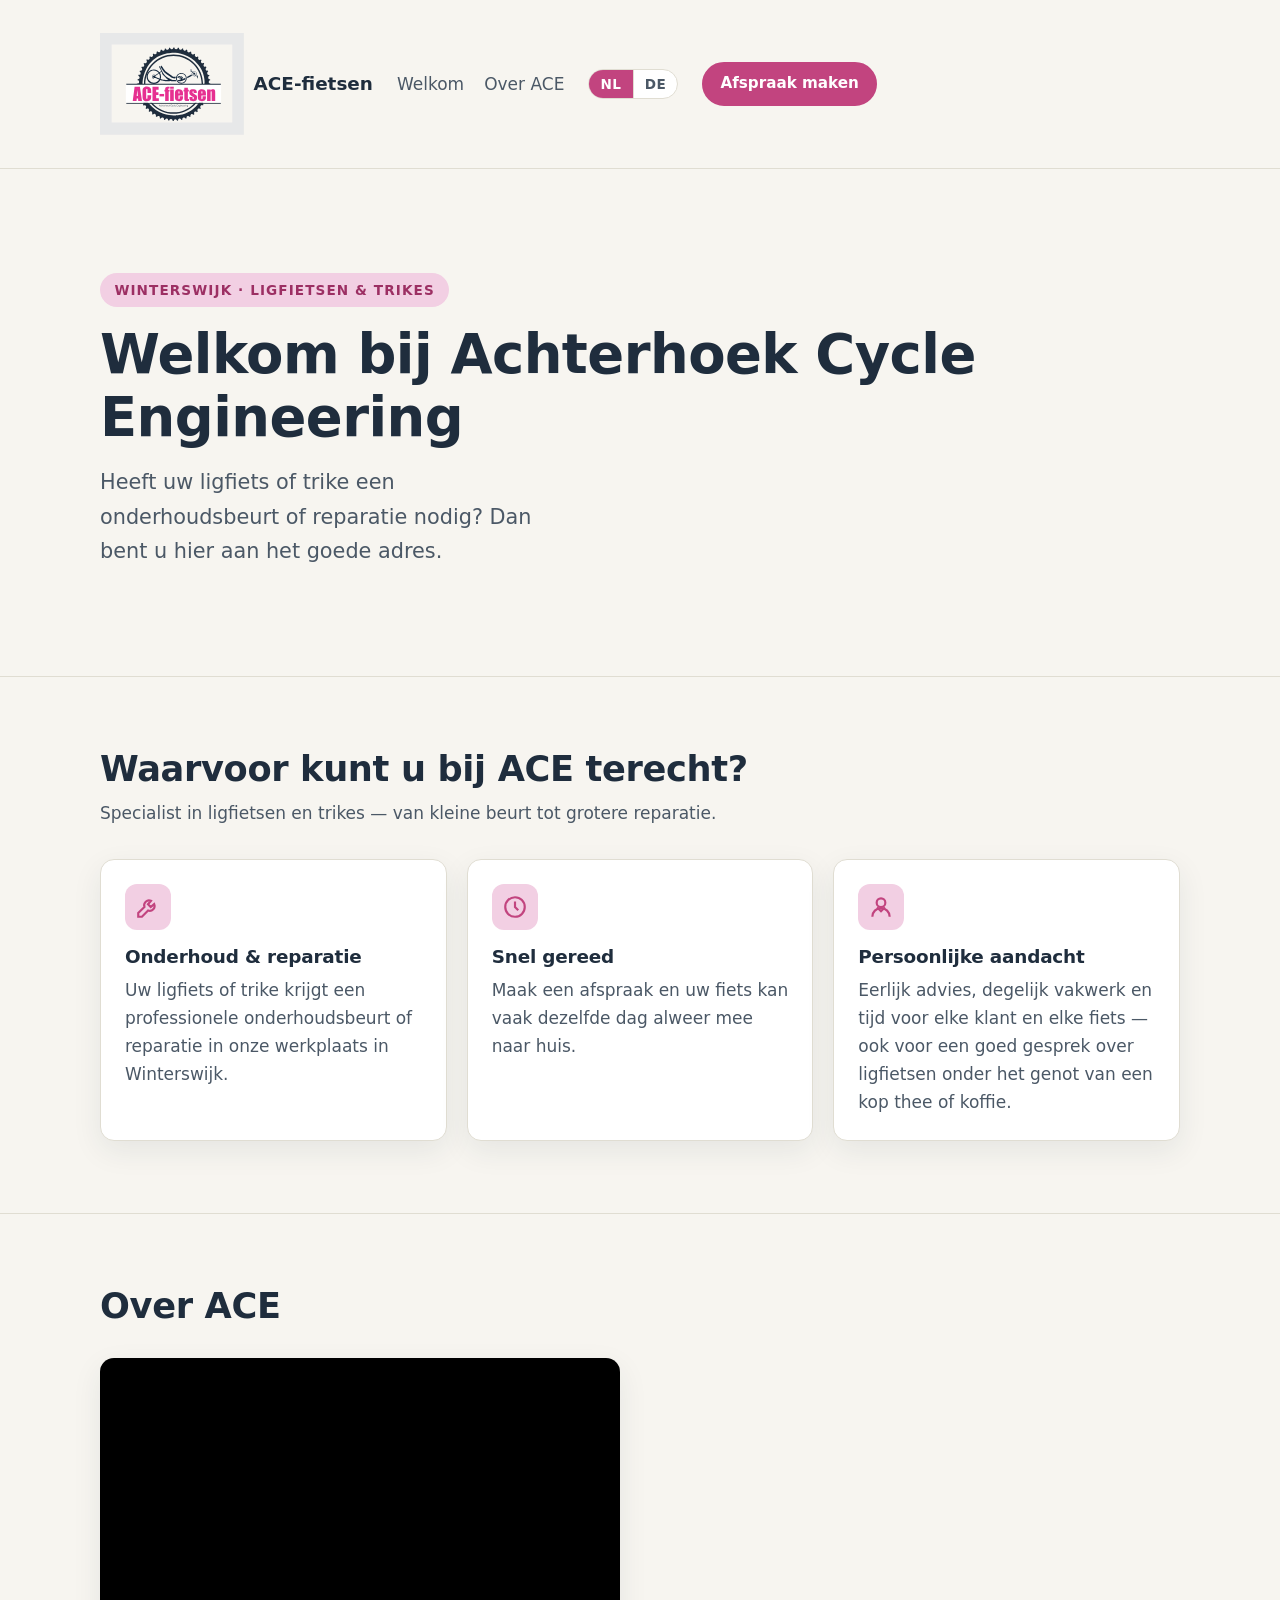
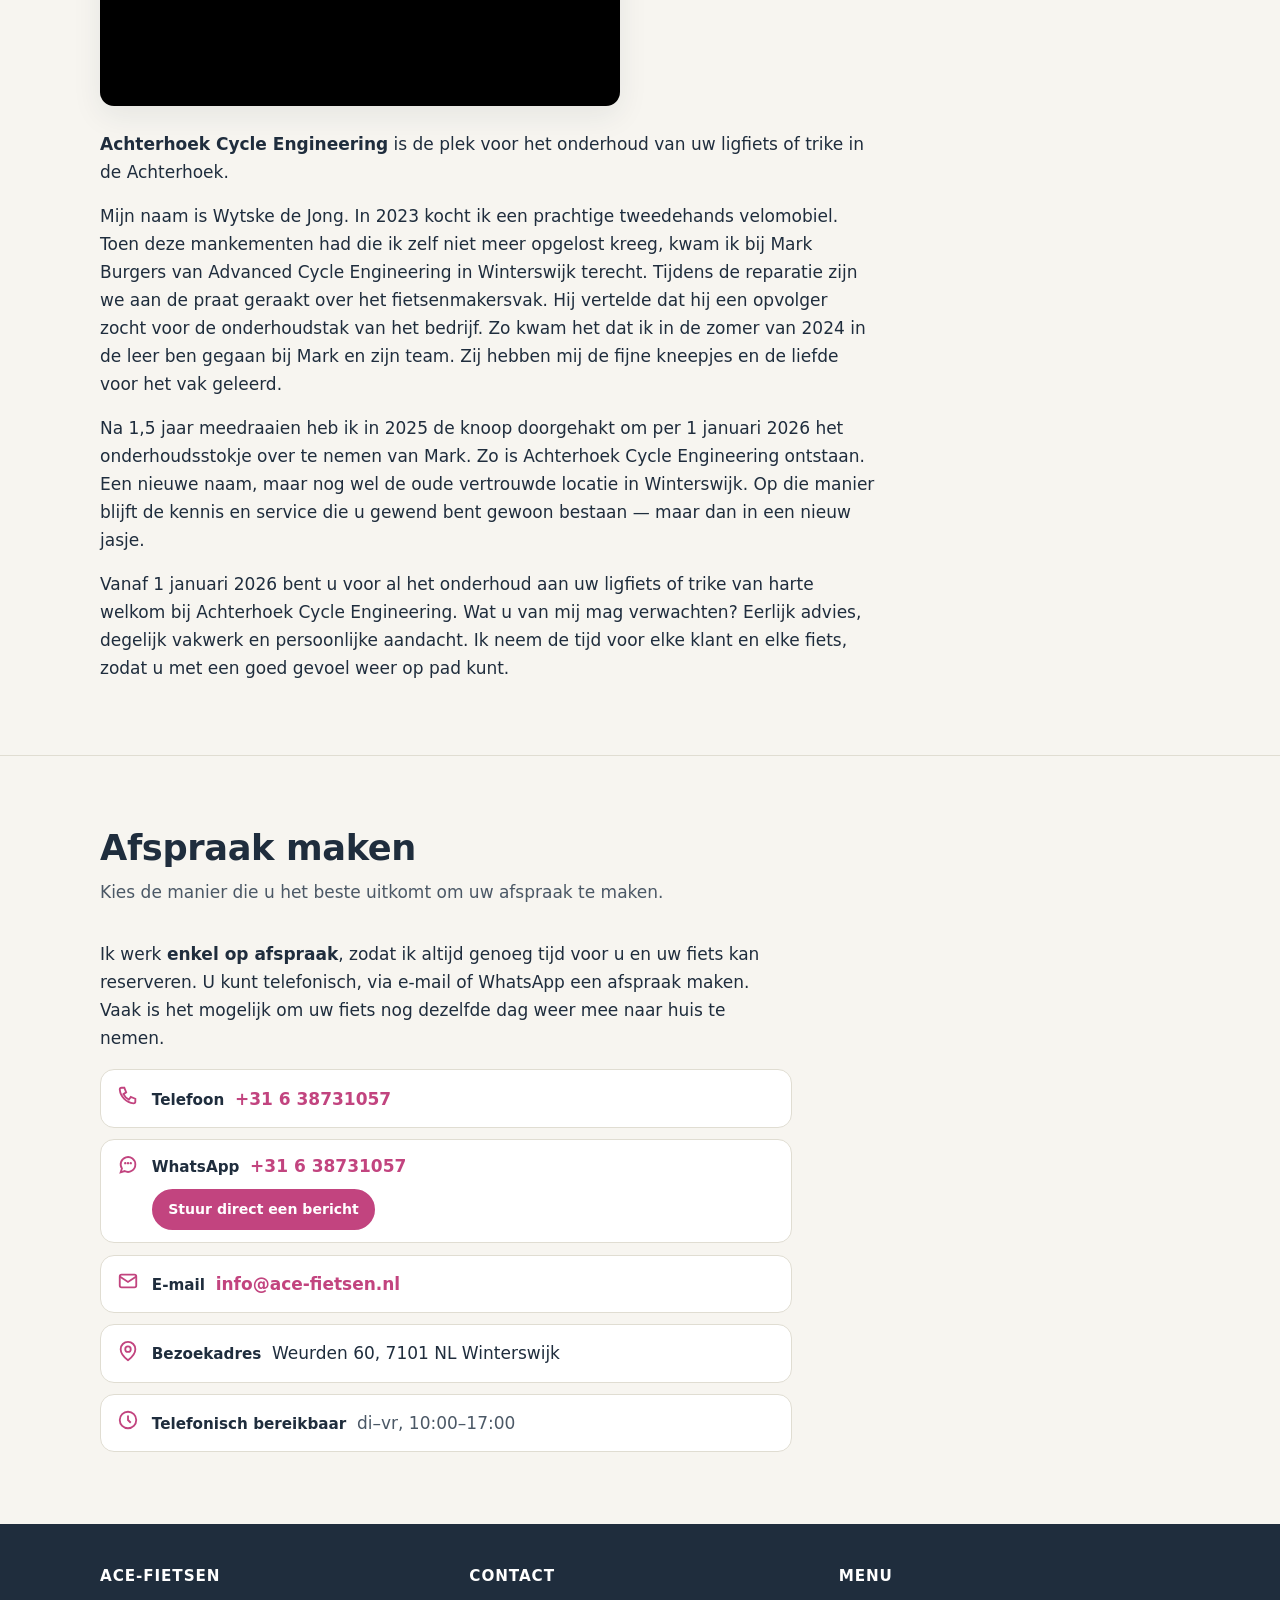
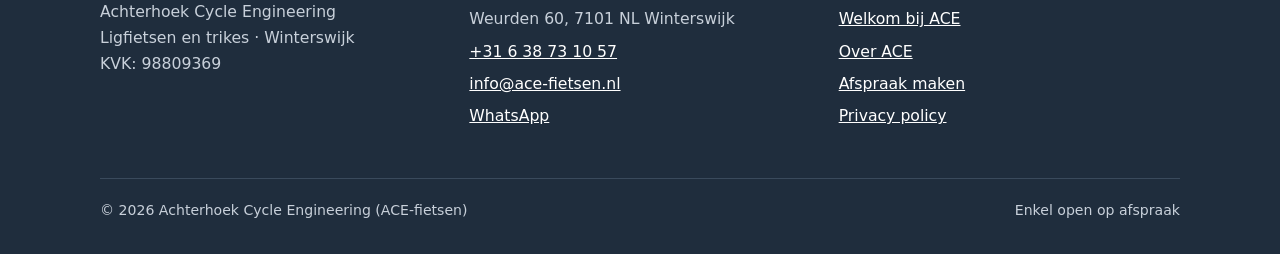
<file: index.html>
<!DOCTYPE html>
<html lang="nl">
<head>
  <meta charset="UTF-8" />
  <meta name="viewport" content="width=device-width, initial-scale=1" />
  <title>ACE-fietsen · Onderhoud &amp; reparatie van ligfietsen en trikes in Winterswijk</title>
  <meta name="description" content="Achterhoek Cycle Engineering (ACE-fietsen): onderhoud en reparatie van uw ligfiets of trike in Winterswijk. Enkel op afspraak — vaak dezelfde dag weer klaar." />
  <meta property="og:type" content="website" />
  <meta property="og:url" content="https://ace-fietsen.nl/" />
  <meta property="og:title" content="ACE-fietsen · Onderhoud &amp; reparatie van ligfietsen en trikes in Winterswijk" />
  <meta property="og:description" content="Onderhoud en reparatie van uw ligfiets of trike in Winterswijk. Enkel op afspraak — vaak dezelfde dag weer klaar." />
  <meta property="og:image" content="https://ace-fietsen.nl/pictures/og-logo.png" />
  <script>
    /* Voorkom taalflikkering: toon direct de juiste &lt;html lang&gt; voor terugkerende DE-gebruikers. */
    try { if (localStorage.getItem("ace-lang") === "de") document.documentElement.lang = "de"; } catch (e) { /* ignore */ }
  </script>
  <script type="application/ld+json">
  {
    "@context": "https://schema.org",
    "@type": "BikeStore",
    "name": "Achterhoek Cycle Engineering (ACE-fietsen)",
    "url": "https://ace-fietsen.nl/",
    "telephone": "+31638731057",
    "email": "info@ace-fietsen.nl",
    "address": {
      "@type": "PostalAddress",
      "streetAddress": "Weurden 60",
      "postalCode": "7101 NL",
      "addressLocality": "Winterswijk",
      "addressCountry": "NL"
    },
    "openingHours": "Tu-Fr 10:00-17:00"
  }
  </script>
  <link rel="stylesheet" href="css/styles.css" />
  <link rel="icon" type="image/svg+xml" href="pictures/logo_ace-fietsen.svg" />
</head>
<body data-page="index" id="top">
  <a class="skip-link" href="#inhoud" data-i18n="skip">Ga direct naar de inhoud</a>

  <header class="site-header">
    <div class="container nav">
      <a class="brand" href="#top" aria-label="ACE-fietsen — naar boven">
        <img src="pictures/logo_ace-fietsen.svg" alt="" width="144" height="144" style="object-fit:contain" />
        <span>ACE-fietsen <span class="full">&middot; Achterhoek Cycle Engineering</span></span>
      </a>

      <nav aria-label="Hoofdmenu">
        <ul>
          <li><a href="#welkom" data-i18n="nav-welkom">Welkom</a></li>
          <li><a href="#over-ace" data-i18n="nav-over">Over ACE</a></li>
        </ul>
      </nav>
      <span class="lang" role="group" aria-label="Taal / Sprache">
        <button type="button" data-lang="nl" aria-pressed="true">NL</button><button type="button" data-lang="de" aria-pressed="false">DE</button>
      </span>
      <a class="btn sm" href="#afspraak" data-i18n="cta">Afspraak maken</a>
    </div>
  </header>

  <main id="inhoud">
    <!-- ── Hero ── -->
    <section class="hero container" id="welkom" aria-labelledby="hero-titel">
      <div>
        <span class="eyebrow" data-i18n="eyebrow">Winterswijk &middot; ligfietsen &amp; trikes</span>
        <h1 id="hero-titel" data-i18n="h1">Welkom bij Achterhoek Cycle Engineering</h1>
        <div class="hero-lead">
          <p class="lead" data-i18n="lead">Heeft uw ligfiets of trike een onderhoudsbeurt of reparatie nodig? Dan bent u hier aan het goede adres.</p>
        </div>
      </div>
    </section>

    <!-- ── Services ── -->
    <section id="services" aria-labelledby="services-titel">
      <div class="container">
        <div class="section-head">
          <h2 id="services-titel" data-i18n="svc-title">Waarvoor kunt u bij ACE terecht?</h2>
          <p data-i18n="svc-sub">Specialist in ligfietsen en trikes &mdash; van kleine beurt tot grotere reparatie.</p>
        </div>
        <div class="cards">
          <div class="card">
            <div class="icon"><svg viewBox="0 0 24 24" fill="none" stroke="currentColor" stroke-width="2" aria-hidden="true"><path d="M14.7 6.3a4.5 4.5 0 0 0-6 5.6L3 17.6V21h3.4l5.7-5.7a4.5 4.5 0 0 0 5.6-6L14.5 12 12 9.5z"/></svg></div>
            <h3 data-i18n="card1-t">Onderhoud &amp; reparatie</h3>
            <p data-i18n="card1-p">Uw ligfiets of trike krijgt een professionele onderhoudsbeurt of reparatie in onze werkplaats in Winterswijk.</p>
          </div>
          <div class="card">
            <div class="icon"><svg viewBox="0 0 24 24" fill="none" stroke="currentColor" stroke-width="2" aria-hidden="true"><circle cx="12" cy="12" r="9"/><path d="M12 7v5l3 3"/></svg></div>
            <h3 data-i18n="card2-t">Snel gereed</h3>
            <p data-i18n="card2-p">Maak een afspraak en uw fiets kan vaak dezelfde dag alweer mee naar huis.</p>
          </div>
          <div class="card">
            <div class="icon"><svg viewBox="0 0 24 24" fill="none" stroke="currentColor" stroke-width="2" aria-hidden="true"><path d="M20 21a8 8 0 0 0-16 0"/><circle cx="12" cy="8" r="4"/><path d="m9 13 3 3 3-3" stroke-linecap="round"/></svg></div>
            <h3 data-i18n="card3-t">Persoonlijke aandacht</h3>
            <p data-i18n="card3-p">Eerlijk advies, degelijk vakwerk en tijd voor elke klant en elke fiets &mdash; ook voor een goed gesprek over ligfietsen onder het genot van een kop thee of koffie.</p>
          </div>
        </div>
      </div>
    </section>

    <!-- ── Over ACE ── -->
    <section id="over-ace" aria-labelledby="over-titel">
      <div class="container">
        <div class="section-head">
          <h2 id="over-titel" data-i18n="over-title">Over ACE</h2>
        </div>
        <div class="about">
          <img src="pictures/wytske.jpg" alt="Wytske de Jong, oprichter van Achterhoek Cycle Engineering" width="1104" style="width:100%;max-width:520px;border-radius:var(--radius);box-shadow:var(--shadow);margin-bottom:.5rem" loading="lazy" />
          <p data-i18n="about-1"><strong>Achterhoek Cycle Engineering</strong> is de plek voor het onderhoud van uw ligfiets of trike in de Achterhoek.</p>
          <p data-i18n="about-2">Mijn naam is Wytske de Jong. In 2023 kocht ik een prachtige tweedehands velomobiel. Toen deze mankementen had die ik zelf niet meer opgelost kreeg, kwam ik bij Mark Burgers van Advanced Cycle Engineering in Winterswijk terecht. Tijdens de reparatie zijn we aan de praat geraakt over het fietsenmakersvak. Hij vertelde dat hij een opvolger zocht voor de onderhoudstak van het bedrijf. Zo kwam het dat ik in de zomer van 2024 in de leer ben gegaan bij Mark en zijn team. Zij hebben mij de fijne kneepjes en de liefde voor het vak geleerd.</p>
          <p data-i18n="about-3">Na 1,5 jaar meedraaien heb ik in 2025 de knoop doorgehakt om per 1 januari 2026 het onderhoudsstokje over te nemen van Mark. Zo is Achterhoek Cycle Engineering ontstaan. Een nieuwe naam, maar nog wel de oude vertrouwde locatie in Winterswijk. Op die manier blijft de kennis en service die u gewend bent gewoon bestaan &mdash; maar dan in een nieuw jasje.</p>
          <p data-i18n="about-4">Vanaf 1 januari 2026 bent u voor al het onderhoud aan uw ligfiets of trike van harte welkom bij Achterhoek Cycle Engineering. Wat u van mij mag verwachten? Eerlijk advies, degelijk vakwerk en persoonlijke aandacht. Ik neem de tijd voor elke klant en elke fiets, zodat u met een goed gevoel weer op pad kunt.</p>
        </div>
      </div>
    </section>

    <!-- ── Afspraak maken ── -->
    <section id="afspraak" aria-labelledby="afspraak-titel">
      <div class="container">
        <div class="section-head">
          <h2 id="afspraak-titel" data-i18n="appt-title">Afspraak maken</h2>
          <p data-i18n="appt-sub">Kies de manier die u het beste uitkomt om uw afspraak te maken.</p>
        </div>

        <div class="booking">
          <div>
            <p data-i18n="book-p">Ik werk <strong>enkel op afspraak</strong>, zodat ik altijd genoeg tijd voor u en uw fiets kan reserveren. U kunt telefonisch, via e-mail of WhatsApp een afspraak maken. Vaak is het mogelijk om uw fiets nog dezelfde dag weer mee naar huis te nemen.</p>
            <ul class="contact-list">
              <li>
                <span class="icon"><svg viewBox="0 0 24 24" fill="none" stroke="currentColor" stroke-width="2" aria-hidden="true"><path d="M3 5a2 2 0 0 1 2-2h3l2 5-3 2a14 14 0 0 0 6 6l2-3 5 2v3a2 2 0 0 1-2 2A17 17 0 0 1 3 5Z"/></svg></span>
                <span><b data-i18n="c-phone">Telefoon</b> <a href="tel:+31638731057">+31 6 38731057</a></span>
              </li>
              <li>
                <span class="icon"><svg viewBox="0 0 24 24" fill="none" stroke="currentColor" stroke-width="2" aria-hidden="true"><path d="M20 11.5a8 8 0 0 1-11.7 7.1L4 20l1.4-4.2A8 8 0 1 1 20 11.5Z"/><path d="M9 10h.01M12 10h.01M15 10h.01" stroke-linecap="round" stroke-width="2.6"/></svg></span>
                <span class="wa-box">
                  <span><b data-i18n="c-wa-label">WhatsApp</b> <a href="tel:+31638731057">+31 6 38731057</a></span>
                  <a class="btn wa" href="https://wa.me/31638731057" rel="noopener" data-i18n="c-wa">Stuur direct een bericht</a>
                </span>
              </li>
              <li>
                <span class="icon"><svg viewBox="0 0 24 24" fill="none" stroke="currentColor" stroke-width="2" aria-hidden="true"><rect x="3" y="5" width="18" height="14" rx="2"/><path d="m3 7 9 6 9-6"/></svg></span>
                <span><b data-i18n="c-email">E-mail</b> <a href="mailto:info@ace-fietsen.nl">info@ace-fietsen.nl</a></span>
              </li>
              <li>
                <span class="icon"><svg viewBox="0 0 24 24" fill="none" stroke="currentColor" stroke-width="2" aria-hidden="true"><path d="M20 10c0 6-8 12-8 12S4 16 4 10a8 8 0 0 1 16 0Z"/><circle cx="12" cy="10" r="3"/></svg></span>
                <span><b data-i18n="c-addr">Bezoekadres</b> <span data-i18n="c-addr-v">Weurden 60, 7101 NL Winterswijk</span></span>
              </li>
              <li>
                <span class="icon"><svg viewBox="0 0 24 24" fill="none" stroke="currentColor" stroke-width="2" aria-hidden="true"><circle cx="12" cy="12" r="9"/><path d="M12 7v5l3 3"/></svg></span>
                <span><b data-i18n="c-hours">Telefonisch bereikbaar</b> <span class="contact-soft" data-i18n="c-hours-v">di&ndash;vr, 10:00&ndash;17:00</span></span>
              </li>
            </ul>
          </div>
        </div>
      </div>
    </section>
  </main>

  <footer class="site-footer">
    <div class="container">
      <div class="footer-grid">
        <div>
          <h4>ACE-fietsen</h4>
          <p data-i18n="ft-brand">Achterhoek Cycle Engineering<br/>Ligfietsen en trikes &middot; Winterswijk</p>
          <p>KVK: 98809369</p>
        </div>
        <div>
          <h4 data-i18n="ft-contact">Contact</h4>
          <ul>
            <li>Weurden 60, 7101 NL Winterswijk</li>
            <li><a href="tel:+31638731057">+31 6 38 73 10 57</a></li>
            <li><a href="mailto:info@ace-fietsen.nl">info@ace-fietsen.nl</a></li>
            <li><a href="https://wa.me/31638731057" rel="noopener">WhatsApp</a></li>
          </ul>
        </div>
        <div>
          <h4 data-i18n="ft-menu">Menu</h4>
          <ul>
            <li><a href="index.html#welkom" data-i18n="ft-m1">Welkom bij ACE</a></li>
            <li><a href="index.html#over-ace" data-i18n="ft-m2">Over ACE</a></li>
            <li><a href="index.html#afspraak" data-i18n="ft-m3">Afspraak maken</a></li>
            <li><a href="privacy.html" data-i18n="ft-m4">Privacy policy</a></li>
          </ul>
        </div>
      </div>
      <div class="footer-bottom">
        <span>&copy; <span id="year">2026</span> Achterhoek Cycle Engineering (ACE-fietsen)</span>
        <span data-i18n="ft-hours">Enkel open op afspraak</span>
      </div>
    </div>
  </footer>

  <script src="js/i18n.js"></script>
  <script>
    document.getElementById('year').textContent = new Date().getFullYear();
  </script>
</body>
</html>
</file>
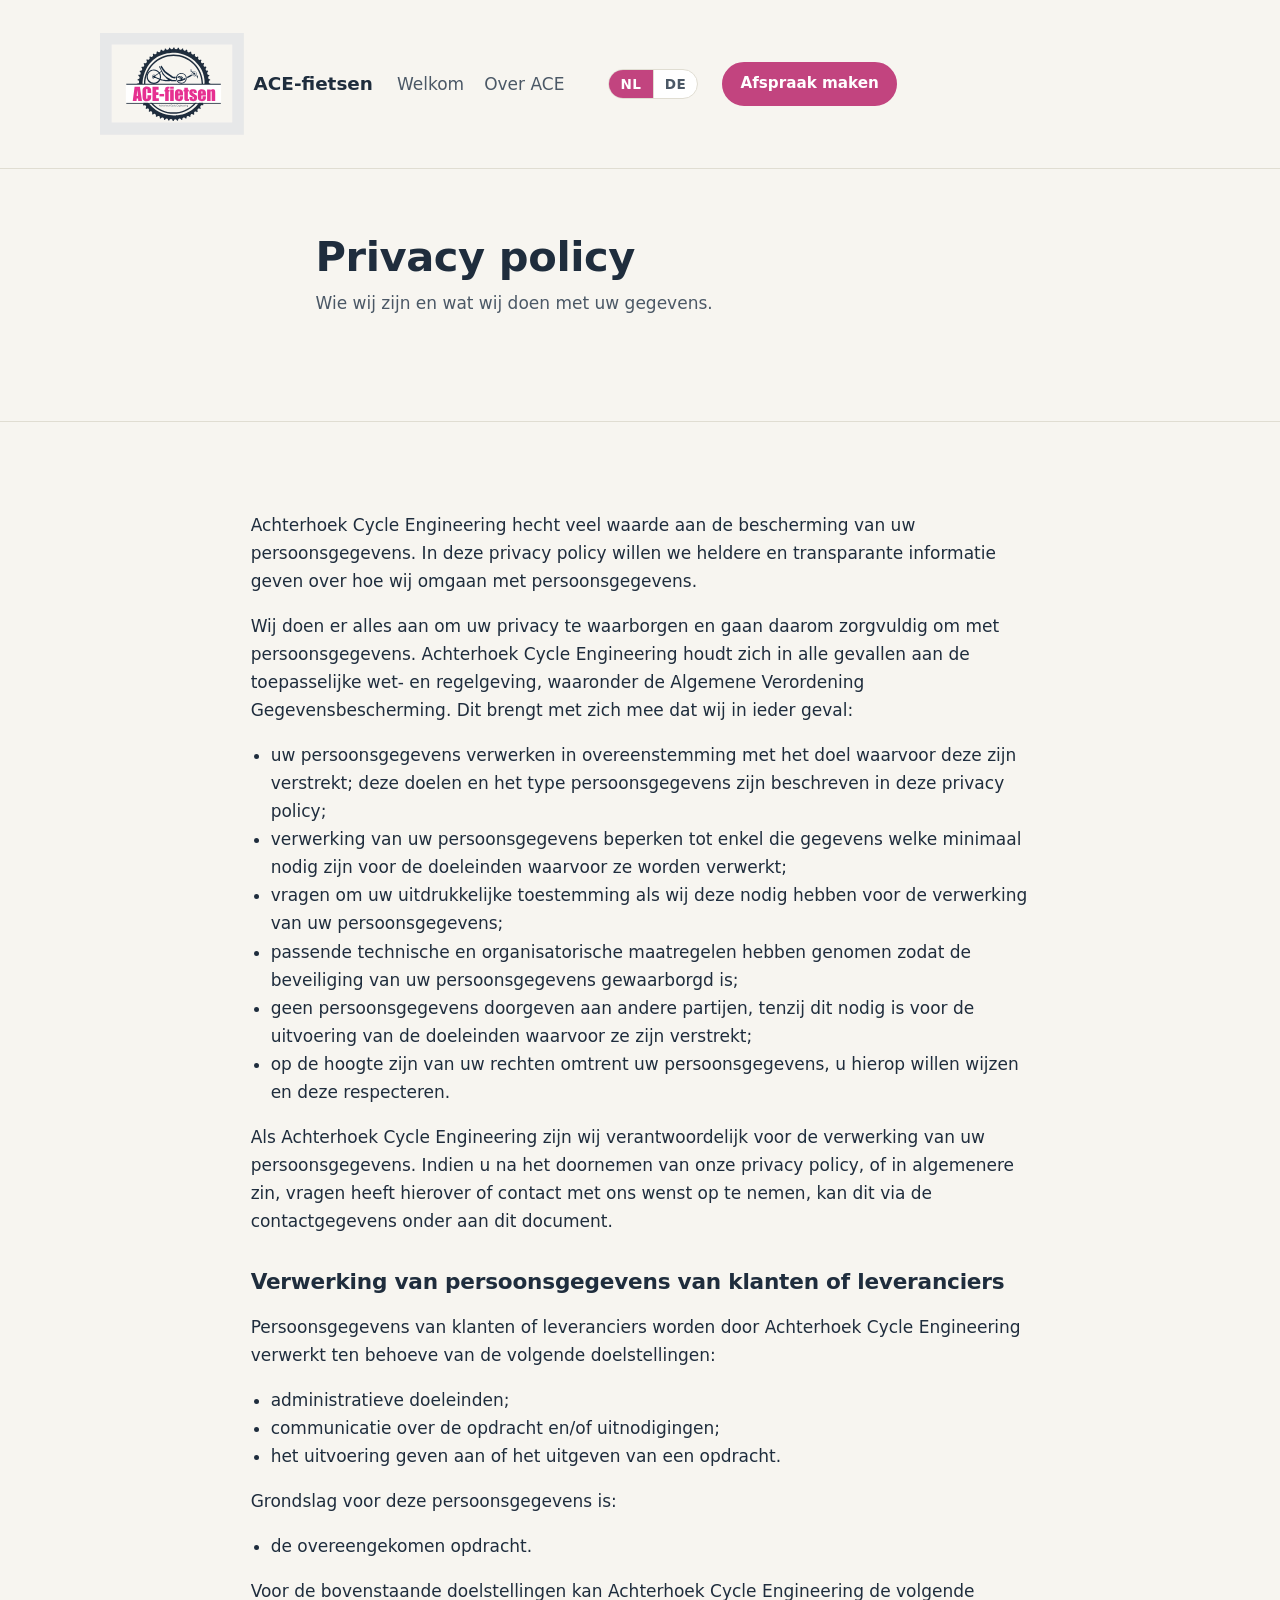
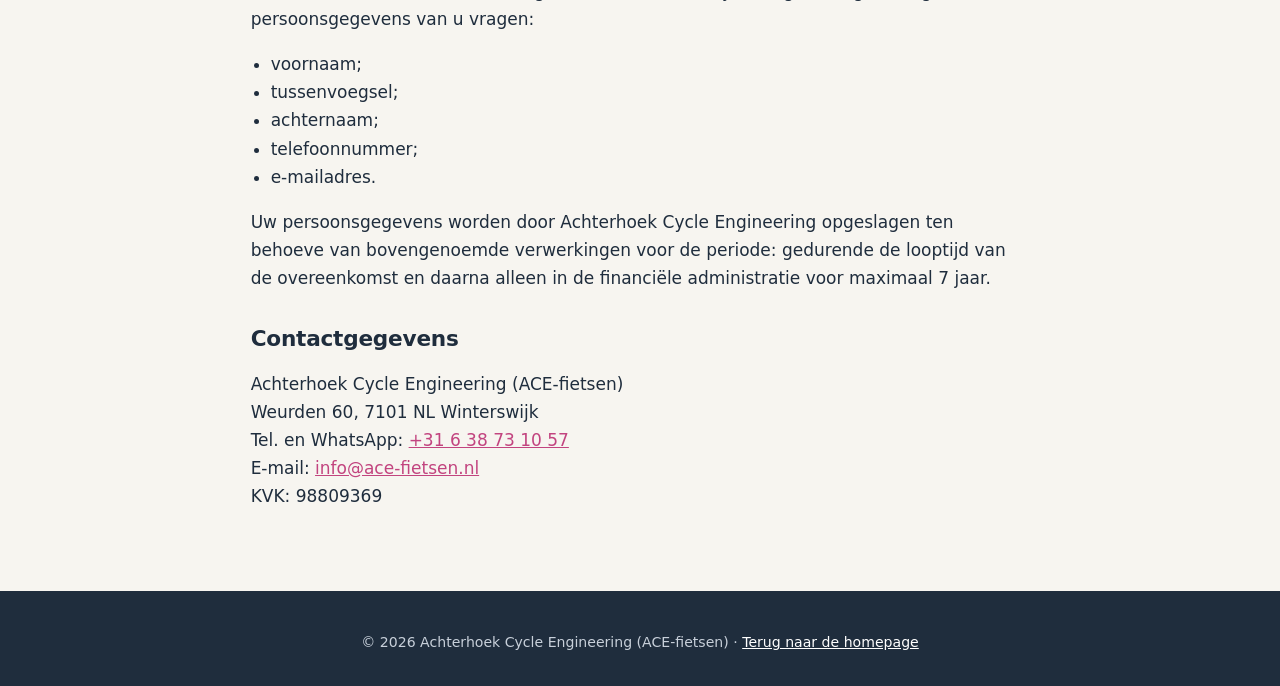
<file: privacy.html>
<!DOCTYPE html>
<html lang="nl">
<head>
  <meta charset="UTF-8" />
  <meta name="viewport" content="width=device-width, initial-scale=1" />
  <title>Privacy policy &middot; ACE-fietsen</title>
  <meta name="description" content="Privacy policy van Achterhoek Cycle Engineering (ACE-fietsen)." />
  <meta name="robots" content="noindex" />
  <script>
    try { if (localStorage.getItem("ace-lang") === "de") document.documentElement.lang = "de"; } catch (e) { /* ignore */ }
  </script>
  <link rel="stylesheet" href="css/styles.css" />
  <link rel="icon" type="image/svg+xml" href="pictures/logo_ace-fietsen.svg" />
</head>
<body data-page="privacy" id="top">
  <a class="skip-link" href="#inhoud" data-i18n="skip">Ga direct naar de inhoud</a>

  <header class="site-header">
    <div class="container nav">
      <a class="brand" href="index.html#top" aria-label="ACE-fietsen — startpagina">
        <img src="pictures/logo_ace-fietsen.svg" alt="" width="144" height="144" style="object-fit:contain" />
        <span>ACE-fietsen <span class="full">&middot; Achterhoek Cycle Engineering</span></span>
      </a>
      <nav aria-label="Hoofdmenu">
        <ul>
          <li><a href="index.html#welkom" data-i18n="nav-welkom">Welkom</a></li>
          <li><a href="index.html#over-ace" data-i18n="nav-over">Over ACE</a></li>
          <li>
        </ul>
      </nav>
      <span class="lang" role="group" aria-label="Taal / Sprache">
        <button type="button" data-lang="nl" aria-pressed="true">NL</button><button type="button" data-lang="de" aria-pressed="false">DE</button>
      </span>
      <a class="btn sm" href="index.html#afspraak" data-i18n="cta">Afspraak maken</a>
    </div>
  </header>

  <main id="inhoud">
    <section class="page-hero" aria-labelledby="titel">
      <div class="container section-head">
        <h1 id="titel" style="font-size:clamp(1.8rem,4.5vw,2.6rem);margin:0 0 .5rem" data-i18n="p-title">Privacy policy</h1>
        <p data-i18n="p-sub">Wie wij zijn en wat wij doen met uw gegevens.</p>
      </div>
    </section>

    <section aria-label="Privacy policy inhoud" style="padding-bottom:4rem">
      <div class="container prose">
        <p data-i18n="pr-1">Achterhoek Cycle Engineering hecht veel waarde aan de bescherming van uw persoonsgegevens. In deze privacy policy willen we heldere en transparante informatie geven over hoe wij omgaan met persoonsgegevens.</p>
        <p data-i18n="pr-2">Wij doen er alles aan om uw privacy te waarborgen en gaan daarom zorgvuldig om met persoonsgegevens. Achterhoek Cycle Engineering houdt zich in alle gevallen aan de toepasselijke wet- en regelgeving, waaronder de Algemene Verordening Gegevensbescherming. Dit brengt met zich mee dat wij in ieder geval:</p>
        <ul>
          <li data-i18n="pr-3a">uw persoonsgegevens verwerken in overeenstemming met het doel waarvoor deze zijn verstrekt; deze doelen en het type persoonsgegevens zijn beschreven in deze privacy policy;</li>
          <li data-i18n="pr-3b">verwerking van uw persoonsgegevens beperken tot enkel die gegevens welke minimaal nodig zijn voor de doeleinden waarvoor ze worden verwerkt;</li>
          <li data-i18n="pr-3c">vragen om uw uitdrukkelijke toestemming als wij deze nodig hebben voor de verwerking van uw persoonsgegevens;</li>
          <li data-i18n="pr-3d">passende technische en organisatorische maatregelen hebben genomen zodat de beveiliging van uw persoonsgegevens gewaarborgd is;</li>
          <li data-i18n="pr-3e">geen persoonsgegevens doorgeven aan andere partijen, tenzij dit nodig is voor de uitvoering van de doeleinden waarvoor ze zijn verstrekt;</li>
          <li data-i18n="pr-3f">op de hoogte zijn van uw rechten omtrent uw persoonsgegevens, u hierop willen wijzen en deze respecteren.</li>
        </ul>
        <p data-i18n="pr-4">Als Achterhoek Cycle Engineering zijn wij verantwoordelijk voor de verwerking van uw persoonsgegevens. Indien u na het doornemen van onze privacy policy, of in algemenere zin, vragen heeft hierover of contact met ons wenst op te nemen, kan dit via de contactgegevens onder aan dit document.</p>

        <h2 data-i18n="pr-h1">Verwerking van persoonsgegevens van klanten of leveranciers</h2>
        <p data-i18n="pr-v1">Persoonsgegevens van klanten of leveranciers worden door Achterhoek Cycle Engineering verwerkt ten behoeve van de volgende doelstellingen:</p>
        <ul>
          <li data-i18n="pr-v2">administratieve doeleinden;</li>
          <li data-i18n="pr-v3">communicatie over de opdracht en/of uitnodigingen;</li>
          <li data-i18n="pr-v4">het uitvoering geven aan of het uitgeven van een opdracht.</li>
        </ul>
        <p data-i18n="pr-v5">Grondslag voor deze persoonsgegevens is:</p>
        <ul>
          <li data-i18n="pr-v6">de overeengekomen opdracht.</li>
        </ul>
        <p data-i18n="pr-d0">Voor de bovenstaande doelstellingen kan Achterhoek Cycle Engineering de volgende persoonsgegevens van u vragen:</p>
        <ul>
          <li data-i18n="pr-d1">voornaam;</li>
          <li data-i18n="pr-d2">tussenvoegsel;</li>
          <li data-i18n="pr-d3">achternaam;</li>
          <li data-i18n="pr-d4">telefoonnummer;</li>
          <li data-i18n="pr-d5">e-mailadres.</li>
        </ul>
        <p data-i18n="pr-d6">Uw persoonsgegevens worden door Achterhoek Cycle Engineering opgeslagen ten behoeve van bovengenoemde verwerkingen voor de periode: gedurende de looptijd van de overeenkomst en daarna alleen in de financiële administratie voor maximaal 7 jaar.</p>

        <h2 data-i18n="pr-h2">Contactgegevens</h2>
        <p data-i18n="pr-c1">
          Achterhoek Cycle Engineering (ACE-fietsen)<br />
          Weurden 60, 7101 NL Winterswijk<br />
          Tel. en WhatsApp: <a href="tel:+31638731057">+31 6 38 73 10 57</a><br />
          E-mail: <a href="mailto:info@ace-fietsen.nl">info@ace-fietsen.nl</a><br />
          KVK: 98809369
        </p>
      </div>
    </section>
  </main>

  <footer class="site-footer">
    <div class="container">
      <div class="footer-bottom" style="border-top:0;margin-top:0;padding-top:0;justify-content:center">
        <span>&copy; <span id="year">2026</span> Achterhoek Cycle Engineering (ACE-fietsen) &middot; <a href="index.html" data-i18n="ft-back">Terug naar de homepage</a></span>
      </div>
    </div>
  </footer>

  <script src="js/i18n.js"></script>
  <script>document.getElementById('year').textContent = new Date().getFullYear();</script>
</body>
</html>
</file>
<file: css/styles.css>
/* ── ACE-fietsen · design tokens ─────────────────────────────── */
:root {
  --ink:        #1f2d3d;   /* logo deep navy */
  --ink-soft:   #4b5866;
  --bg:         #f7f5f0;   /* warm paper */
  --card:       #ffffff;
  --accent:     #c2447f;   /* magenta */
  --accent-dk:  #9c2f63;
  --accent-lt:  #f2cfe3;
  --amber:      #c97a1e;
  --warn-bg:    #fdf3e3;
  --line:       #e0ddd2;
  --radius:     14px;
  --shadow:     0 10px 30px rgba(31, 45, 61, .08);
  --maxw:       1080px;
}

* { box-sizing: border-box; }

html { scroll-padding-top: 180px; }
@media (prefers-reduced-motion: no-preference) {
  html { scroll-behavior: smooth; }
}

body {
  margin: 0;
  font-family: "Avenir Next", "Segoe UI", system-ui, -apple-system, sans-serif;
  font-size: 1.0625rem;
  line-height: 1.65;
  color: var(--ink);
  background: var(--bg);
}

img, svg { max-width: 100%; }

h1, h2, h3 {
  line-height: 1.15;
  letter-spacing: -0.01em;
}

a { color: var(--accent); }
a:hover { color: var(--accent-dk); }

:focus-visible {
  outline: 3px solid var(--amber);
  outline-offset: 3px;
  border-radius: 4px;
}

.container {
  width: min(var(--maxw), 100% - 2.5rem);
  margin-inline: auto;
}

.skip-link {
  position: absolute;
  left: -999px;
  top: 0;
  z-index: 100;
  background: var(--ink);
  color: #fff;
  padding: .6rem 1rem;
  border-radius: 0 0 8px 0;
}
.skip-link:focus { left: 0; }

/* ── Header (sticky) ─────────────────────────────────────────── */
.site-header {
  position: sticky;
  top: 0;
  z-index: 50;
  background: rgba(247, 245, 240, .92);
  backdrop-filter: blur(8px);
  border-bottom: 1px solid var(--line);
}

.nav {
  display: flex;
  flex-wrap: wrap;
  align-items: center;
  gap: .5rem 1.5rem;
  padding: .75rem 0;
}

.brand {
  display: flex;
  align-items: center;
  gap: .6rem;
  font-weight: 700;
  font-size: 1.15rem;
  text-decoration: none;
  color: var(--ink);
}
.brand svg { width: 30px; height: 30px; flex: none; }
.brand .full { display: none; }

.nav ul {
  display: flex;
  flex-wrap: wrap;
  gap: .25rem 1.25rem;
  list-style: none;
  margin: 0;
  padding: 0;
}

.nav ul a {
  color: var(--ink-soft);
  text-decoration: none;
  font-weight: 500;
  padding: .3rem 0;
}
.nav ul a:hover { color: var(--accent); text-decoration: underline; }

/* language toggle */
.lang {
  display: inline-flex;
  align-items: center;
  border: 1px solid var(--line);
  border-radius: 999px;
  overflow: hidden;
  background: var(--card);
}
.lang button {
  appearance: none;
  border: 0;
  background: transparent;
  padding: .35rem .7rem;
  font: inherit;
  font-size: .85rem;
  font-weight: 700;
  letter-spacing: .03em;
  color: var(--ink-soft);
  cursor: pointer;
  line-height: 1.2;
}
.lang button:first-child { border-right: 1px solid var(--line); }
.lang button[aria-pressed="true"] { background: var(--accent); color: #fff; }
.lang button:hover:not([aria-pressed="true"]) { color: var(--accent); }

.btn {
  display: inline-flex;
  align-items: center;
  gap: .5rem;
  background: var(--accent);
  color: #fff;
  font-weight: 600;
  text-decoration: none;
  padding: .7rem 1.3rem;
  border-radius: 999px;
  border: 2px solid var(--accent);
  cursor: pointer;
  font-size: 1rem;
  transition: background .15s, transform .1s;
}
.btn:hover { background: var(--accent-dk); border-color: var(--accent-dk); }
.btn:active { transform: translateY(1px); }
/* Keep the label readable on hover/tap: a:hover (0,1,1) would otherwise
   override .btn (0,1,0) and turn the text the accent color. */
.btn,
.btn:hover,
.btn:active,
.btn:focus-visible { color: #fff; }
.btn.sm { padding: .45rem 1rem; font-size: .95rem; }

/* ── Hero ────────────────────────────────────────────────────── */
.hero {
  padding: clamp(3.5rem, 9vw, 6.5rem) 0 clamp(2.5rem, 7vw, 5rem);
  display: grid;
  gap: 2rem;
  align-items: center;
}

.eyebrow {
  display: inline-block;
  font-size: .85rem;
  font-weight: 700;
  letter-spacing: .08em;
  text-transform: uppercase;
  color: var(--accent-dk);
  background: var(--accent-lt);
  padding: .35rem .9rem;
  border-radius: 999px;
  margin-bottom: 1.1rem;
}

.hero h1 {
  font-size: clamp(2.1rem, 5.2vw, 3.4rem);
  margin: 0 0 1rem;
}

.hero p.lead {
  font-size: clamp(1.1rem, 2.2vw, 1.3rem);
  color: var(--ink-soft);
  max-width: 34ch;
  margin: 0 0 1.75rem;
}

.hero-lead { margin-bottom: 1.75rem; }
.hero-lead p.lead { margin: 0; }
#afspraak .section-head { margin-bottom: 1.1rem; }

/* ── Sections ────────────────────────────────────────────────── */
section { padding: clamp(2.5rem, 6vw, 4.5rem) 0; }
section + section { border-top: 1px solid var(--line); }

.section-head { max-width: 60ch; margin-bottom: 2rem; }
.section-head h2 { font-size: clamp(1.6rem, 3.4vw, 2.2rem); margin: 0 0 .6rem; }
.section-head p { color: var(--ink-soft); margin: 0; }

/* service cards */
.cards {
  display: grid;
  gap: 1.25rem;
  grid-template-columns: repeat(auto-fit, minmax(250px, 1fr));
}

.card {
  background: var(--card);
  border: 1px solid var(--line);
  border-radius: var(--radius);
  padding: 1.5rem;
  box-shadow: var(--shadow);
}
.card .icon {
  width: 46px; height: 46px;
  display: grid; place-items: center;
  background: var(--accent-lt);
  border-radius: 12px;
  margin-bottom: 1rem;
  color: var(--accent);
}
.card .icon svg { width: 26px; height: 26px; }
.card h3 { margin: 0 0 .5rem; font-size: 1.15rem; }
.card p { margin: 0; color: var(--ink-soft); }

/* about */
.about { display: grid; gap: 1rem; max-width: 72ch; }
.about p { margin: 0; }

/* booking grid */
.booking { display: grid; gap: 1.5rem; grid-template-columns: 1fr; max-width: 64ch; }

.contact-list {
  list-style: none;
  margin: 1rem 0 0;
  padding: 0;
  display: grid;
  gap: .7rem;
}
.contact-list li {
  display: flex;
  gap: .8rem;
  align-items: center;
  background: var(--card);
  border: 1px solid var(--line);
  padding: .75rem 1rem;
  border-radius: var(--radius);
}
.contact-list .icon { color: var(--accent); flex: none; margin-top: .15rem; }
.contact-list .icon svg { width: 22px; height: 22px; }
.wa-box { display: flex; flex-direction: column; align-items: flex-start; gap: .55rem; }
.wa-box > span { display: inline; }
.contact-list li:has(> .wa-box) { align-items: flex-start; }
.contact-list b { display:inline; font-size:.95rem; color:var(--ink); font-weight:600; margin-right:.5ch; }
.contact-soft { font-weight: 400; color: var(--ink-soft); }
.contact-list a { text-decoration: none; font-weight: 600; }
.contact-list a:hover { text-decoration: underline; }
.contact-list .btn.wa {
  margin: 0;
  padding: .45rem .9rem;
  font-size: .88rem;
  font-weight: 600;
  white-space: nowrap;
  color: #fff;
  background: var(--accent);
  border-color: var(--accent);
}
.contact-list .btn.wa:hover { background: var(--accent-dk); border-color: var(--accent-dk); text-decoration: none;
}
@media (max-width: 480px) { .contact-list .btn.wa { margin-left: 0; margin-top: .4rem; } }

/* footer */
.site-footer {
  background: var(--ink);
  color: #c8d0da;
  padding: 2.5rem 0 2rem;
}
.site-footer a { color: #fff; }
.footer-grid {
  display: grid;
  gap: 1.75rem;
  grid-template-columns: repeat(auto-fit, minmax(220px, 1fr));
}
.site-footer h4 {
  color: #fff;
  font-size: .95rem;
  letter-spacing: .06em;
  text-transform: uppercase;
  margin: 0 0 .6rem;
}
.site-footer p, .site-footer li { margin: 0; font-size: .98rem; }
.site-footer ul { list-style: none; padding: 0; display: grid; gap: .4rem; }
.footer-bottom {
  margin-top: 2rem;
  padding-top: 1.25rem;
  border-top: 1px solid #3a4a5c;
  font-size: .88rem;
  display: flex;
  flex-wrap: wrap;
  gap: .5rem 1.5rem;
  justify-content: space-between;
}

/* ── Privacy page ────────────────────────────────────────────── */
.prose { max-width: 72ch; }
.prose h2 { font-size: 1.35rem; margin-top: 2.2rem; }
.prose ul { padding-left: 1.25rem; }
.page-hero { padding-top: clamp(2.5rem, 6vw, 4rem); }

/* ── Mobile ──────────────────────────────────────────────────── */
@media (max-width: 640px) {
  body { font-size: 1rem; }

  .site-header { top: 0; }
  .nav {
    flex-wrap: wrap;
    gap: .5rem 1rem;
    padding: .6rem 0;
    row-gap: .15rem;
    justify-content: space-between;
  }
  .brand { font-size: 1.05rem; }
  .brand img { width: 120px; height: 120px; }
  .nav ul { flex: 1 1 100%; justify-content: space-between; gap: .1rem .9rem; order: 4; }
  .nav .btn { margin-left: auto; order: 2; }
  .nav .lang { order: 3; margin-left: 0; }

  .hero { padding-top: 2.5rem; }

  .card { padding: 1.15rem; }
  .section-head { margin-bottom: 1.5rem; }

  .contact-list li { flex-direction: row; padding: .8rem .9rem; gap: .7rem; }
  .contact-list span:last-child { min-width: 0; }

  .footer-grid { grid-template-columns: 1fr; gap: 1.5rem; }
  .footer-bottom { flex-direction: column; align-items: flex-start; gap: .35rem; }
}

@media (max-width: 380px) {
  .nav .btn.sm { padding: .4rem .8rem; font-size: .85rem; }
}
</file>
